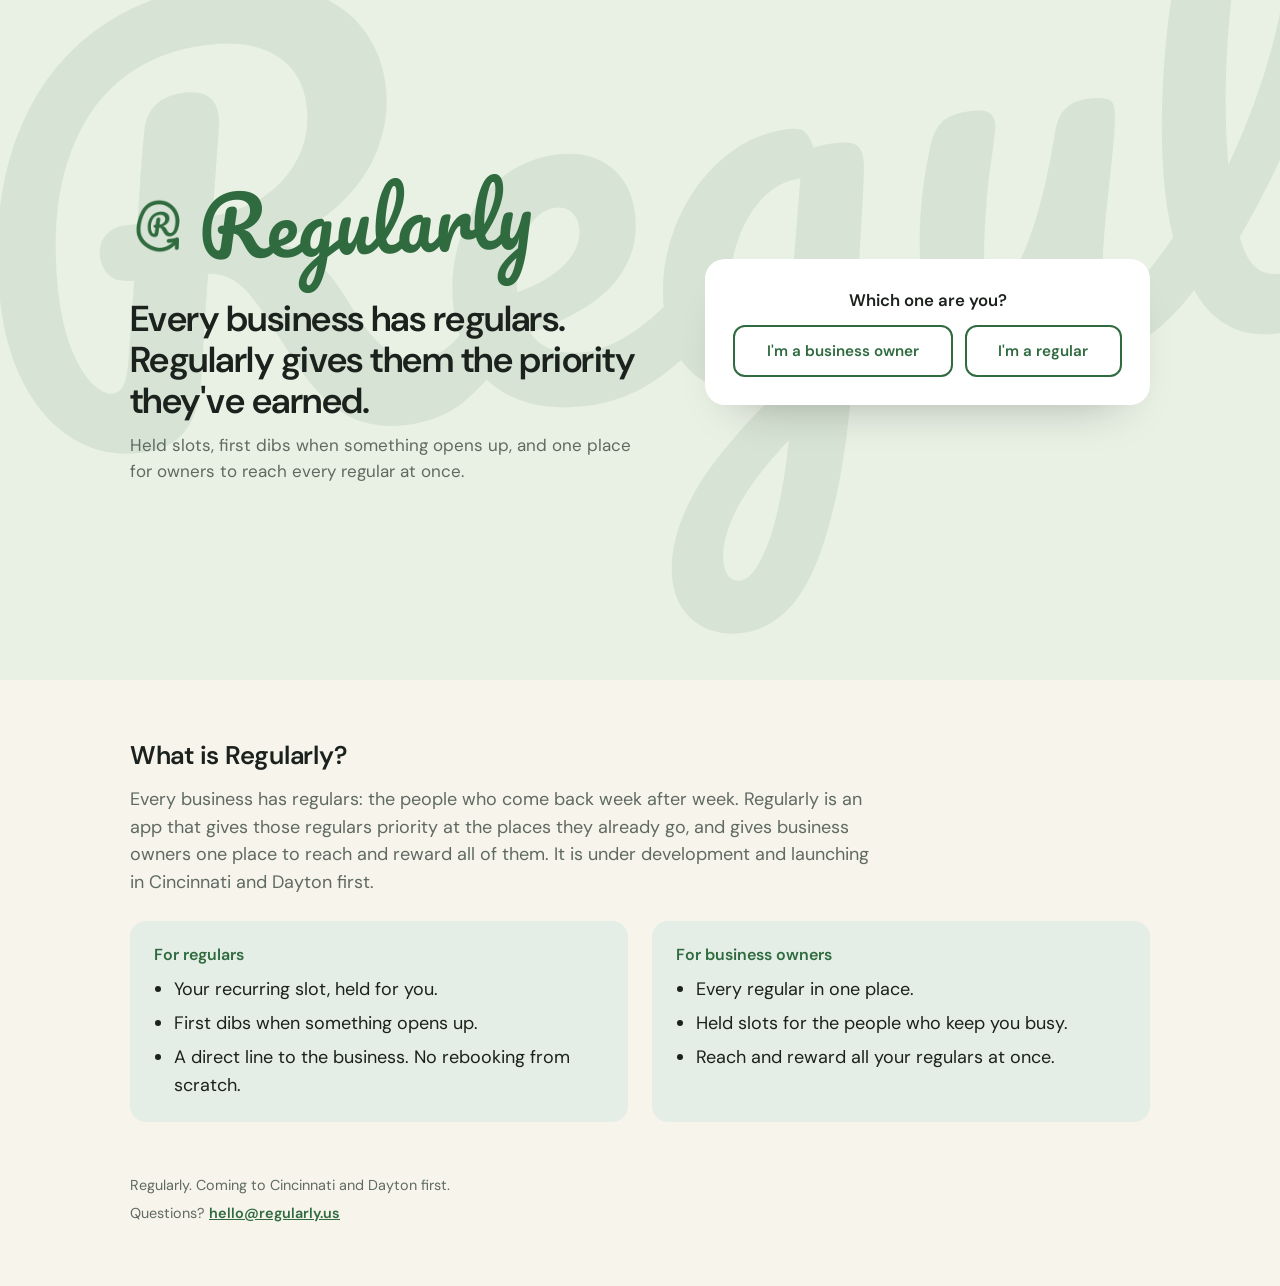
<file: index.html>
<!DOCTYPE html>
<html lang="en">
<head>
  <meta charset="utf-8">
  <meta name="viewport" content="width=device-width, initial-scale=1, viewport-fit=cover">
  <meta name="color-scheme" content="light">
  <meta name="theme-color" content="#2f6b3f">
  <meta name="format-detection" content="telephone=no">
  <meta name="author" content="Regularly">
  <meta name="geo.region" content="US-OH">
  <meta name="geo.placename" content="Cincinnati, Dayton">
  <link rel="sitemap" type="application/xml" href="/sitemap.xml">
  <link rel="icon" href="/favicon-32.png" type="image/png" sizes="32x32">
  <link rel="icon" href="/logo-mark.png" type="image/png" sizes="512x512">
  <link rel="apple-touch-icon" href="/apple-touch-icon.png">
  <link rel="preconnect" href="https://fonts.googleapis.com">
  <link rel="preconnect" href="https://fonts.gstatic.com" crossorigin>
  <link rel="stylesheet" href="https://fonts.googleapis.com/css2?family=DM+Sans:opsz,wght@9..40,400;9..40,600&family=Pacifico&display=swap">
  <link rel="stylesheet" href="/styles.css">
  <title>Regularly. Priority for regulars.</title>
  <meta name="description" content="Every business has regulars. Regularly gives them priority at the places they already go, and gives owners one place to reach them all. Coming to Cincinnati and Dayton first.">
  <meta name="robots" content="index, follow, max-image-preview:large, max-snippet:-1">
  <link rel="canonical" href="https://regularly.us/">
  <meta property="og:type" content="website">
  <meta property="og:site_name" content="Regularly">
  <meta property="og:locale" content="en_US">
  <meta property="og:url" content="https://regularly.us/">
  <meta property="og:title" content="Regularly. Priority for regulars.">
  <meta property="og:description" content="Every business has regulars. Regularly gives them priority at the places they already go, and gives owners one place to reach them all. Coming to Cincinnati and Dayton first.">
  <meta property="og:image" content="https://regularly.us/og-image.png">
  <meta property="og:image:secure_url" content="https://regularly.us/og-image.png">
  <meta property="og:image:type" content="image/png">
  <meta property="og:image:width" content="1200">
  <meta property="og:image:height" content="630">
  <meta property="og:image:alt" content="Regularly wordmark on a forest green background. Priority for regulars.">
  <meta name="twitter:card" content="summary_large_image">
  <meta name="twitter:title" content="Regularly. Priority for regulars.">
  <meta name="twitter:description" content="Every business has regulars. Regularly gives them priority at the places they already go, and gives owners one place to reach them all. Coming to Cincinnati and Dayton first.">
  <meta name="twitter:image" content="https://regularly.us/og-image.png">
  <meta name="twitter:image:alt" content="Regularly wordmark on a forest green background. Priority for regulars.">
  <script type="application/ld+json">
{
  "@context": "https://schema.org",
  "@graph": [
    {
      "@type": "Organization",
      "@id": "https://regularly.us/#organization",
      "name": "Regularly",
      "url": "https://regularly.us/",
      "email": "hello@regularly.us",
      "logo": {
        "@type": "ImageObject",
        "url": "https://regularly.us/logo-mark.png",
        "width": 512,
        "height": 512
      },
      "image": "https://regularly.us/og-image.png",
      "description": "Regularly gives regulars priority at the places they already go: held recurring slots, first access when a spot opens, and a direct line to the business. It gives business owners one place to reach and reward every regular.",
      "areaServed": [
        {
          "@type": "City",
          "name": "Cincinnati",
          "containedInPlace": {
            "@type": "State",
            "name": "Ohio",
            "containedInPlace": {
              "@type": "Country",
              "name": "United States"
            }
          }
        },
        {
          "@type": "City",
          "name": "Dayton",
          "containedInPlace": {
            "@type": "State",
            "name": "Ohio",
            "containedInPlace": {
              "@type": "Country",
              "name": "United States"
            }
          }
        }
      ],
      "contactPoint": {
        "@type": "ContactPoint",
        "contactType": "customer support",
        "email": "hello@regularly.us",
        "availableLanguage": "English"
      }
    },
    {
      "@type": "WebSite",
      "@id": "https://regularly.us/#website",
      "url": "https://regularly.us/",
      "name": "Regularly",
      "publisher": {
        "@id": "https://regularly.us/#organization"
      },
      "inLanguage": "en-US"
    },
    {
      "@type": "WebPage",
      "@id": "https://regularly.us/",
      "url": "https://regularly.us/",
      "name": "Regularly. Priority for regulars.",
      "description": "Every business has regulars. Regularly gives them priority at the places they already go, and gives owners one place to reach them all. Coming to Cincinnati and Dayton first.",
      "isPartOf": {
        "@id": "https://regularly.us/#website"
      },
      "about": {
        "@id": "https://regularly.us/#organization"
      },
      "primaryImageOfPage": {
        "@type": "ImageObject",
        "url": "https://regularly.us/og-image.png",
        "width": 1200,
        "height": 630
      },
      "inLanguage": "en-US",
      "audience": {
        "@type": "Audience",
        "audienceType": "Regulars and business owners"
      }
    }
  ]
}
  </script>
  <!-- Meta Pixel -->
  <script>
    var PIXEL_ID = "4596466333969338";
    if (PIXEL_ID && PIXEL_ID !== "PIXEL_ID_HERE") {
      !function(f,b,e,v,n,t,s){if(f.fbq)return;n=f.fbq=function(){n.callMethod?
      n.callMethod.apply(n,arguments):n.queue.push(arguments)};if(!f._fbq)f._fbq=n;
      n.push=n;n.loaded=!0;n.version='2.0';n.queue=[];t=b.createElement(e);t.async=!0;
      t.src=v;s=b.getElementsByTagName(e)[0];s.parentNode.insertBefore(t,s)}(window,
      document,'script','https://connect.facebook.net/en_US/fbevents.js');
      fbq('init', PIXEL_ID);
      fbq('track', 'PageView', { page: 'root', audience: 'unspecified' });
    }
  </script>
  <noscript><img height="1" width="1" style="display:none" alt="" src="https://www.facebook.com/tr?id=4596466333969338&amp;ev=PageView&amp;noscript=1"></noscript>
</head>
<body data-audience="unspecified">
<a class="skip-link" href="#waitlist">Skip to the sign-up form</a>
<main id="main">
<section class="hero" aria-labelledby="headline">
  <div class="watermark" aria-hidden="true">Regularly</div>
  <div class="hero-inner">
    <div class="intro" aria-live="polite" aria-atomic="true">
      <a class="brand" href="/regulars/" aria-label="Regularly home">
        <img src="/logo-mark.png" alt="" width="512" height="512" decoding="async">
        <span class="wordmark" aria-hidden="true">Regularly</span>
      </a>
      <h1 id="headline" data-copy="h1">Every business has regulars. Regularly gives them the priority they've earned.</h1>
      <p class="sub" data-copy="sub">Held slots, first dibs when something opens up, and one place for owners to reach every regular at once.</p>
    </div>

    <div class="card card-unchosen">
      <div class="reveal open" id="pick-wrap"><div>
        <p class="pick" id="pick-prompt">Which one are you?</p>
      </div></div>
      <div class="toggle" data-toggle data-selected="" role="group" aria-label="Which describes you">
        <span class="toggle-thumb" aria-hidden="true"></span>
        <button type="button" data-audience="owner" aria-pressed="false">I'm a business owner</button>
        <button type="button" data-audience="regular" aria-pressed="false">I'm a regular</button>
      </div>
      <div class="reveal" id="form-wrap"><div>

      <form id="waitlist" name="regularly-waitlist" method="POST" action="/thanks/" data-netlify="true" netlify-honeypot="bot-field" aria-label="Join the Regularly waitlist" aria-describedby="form-note" novalidate="">
        <input type="hidden" name="form-name" value="regularly-waitlist">
        <input type="hidden" name="audience" value="unspecified">
        <input type="hidden" name="source" value="direct">
        <p class="hidden" aria-hidden="true"><label>Leave this empty if you are human: <input name="bot-field" tabindex="-1" autocomplete="off"></label></p>

        <label class="field" for="email">
          <span class="sr-only">Email address</span>
          <input id="email" type="email" name="email" required autocomplete="email" inputmode="email" enterkeyhint="send" spellcheck="false" autocapitalize="off" placeholder="you@email.com" aria-required="true" aria-invalid="false" aria-describedby="email-error">
          <span class="error" id="email-error" role="alert"></span>
        </label>

        <label class="field" for="business">
          <span data-copy="businessLabel">Where are you a regular, or what business do you run?</span>
          <input id="business" type="text" name="business" autocomplete="off" enterkeyhint="send" placeholder="My barber, the coffee shop on... or barbershop, salon, gym">
        </label>

        <button class="btn" type="submit" data-copy="button">Get on the list</button>
      </form>
      <p class="note" id="form-note" data-copy="note">Under development. Enter your email to be notified at launch and get in early.</p>
      </div></div>
    </div>
  </div>
</section>
<section class="about" aria-labelledby="about-heading">
  <div class="about-inner">
    <h2 id="about-heading">What is Regularly?</h2>
    <p class="about-lead">Every business has regulars: the people who come back week after week. Regularly is an app that gives those regulars priority at the places they already go, and gives business owners one place to reach and reward all of them. It is under development and launching in Cincinnati and Dayton first.</p>
    <div class="about-cols">
      <div class="about-col">
        <h3>For regulars</h3>
        <ul>
          <li>Your recurring slot, held for you.</li>
          <li>First dibs when something opens up.</li>
          <li>A direct line to the business. No rebooking from scratch.</li>
        </ul>
      </div>
      <div class="about-col">
        <h3>For business owners</h3>
        <ul>
          <li>Every regular in one place.</li>
          <li>Held slots for the people who keep you busy.</li>
          <li>Reach and reward all your regulars at once.</li>
        </ul>
      </div>
    </div>
  </div>
</section>
</main>

<footer id="footer">
  <p>Regularly. Coming to Cincinnati and Dayton first.</p>
  <p>Questions? <a data-mailto="text" href="mailto:hello@regularly.us">hello@regularly.us</a></p>
</footer>
<script src="/script.js" defer></script>
</body>
</html>
</file>
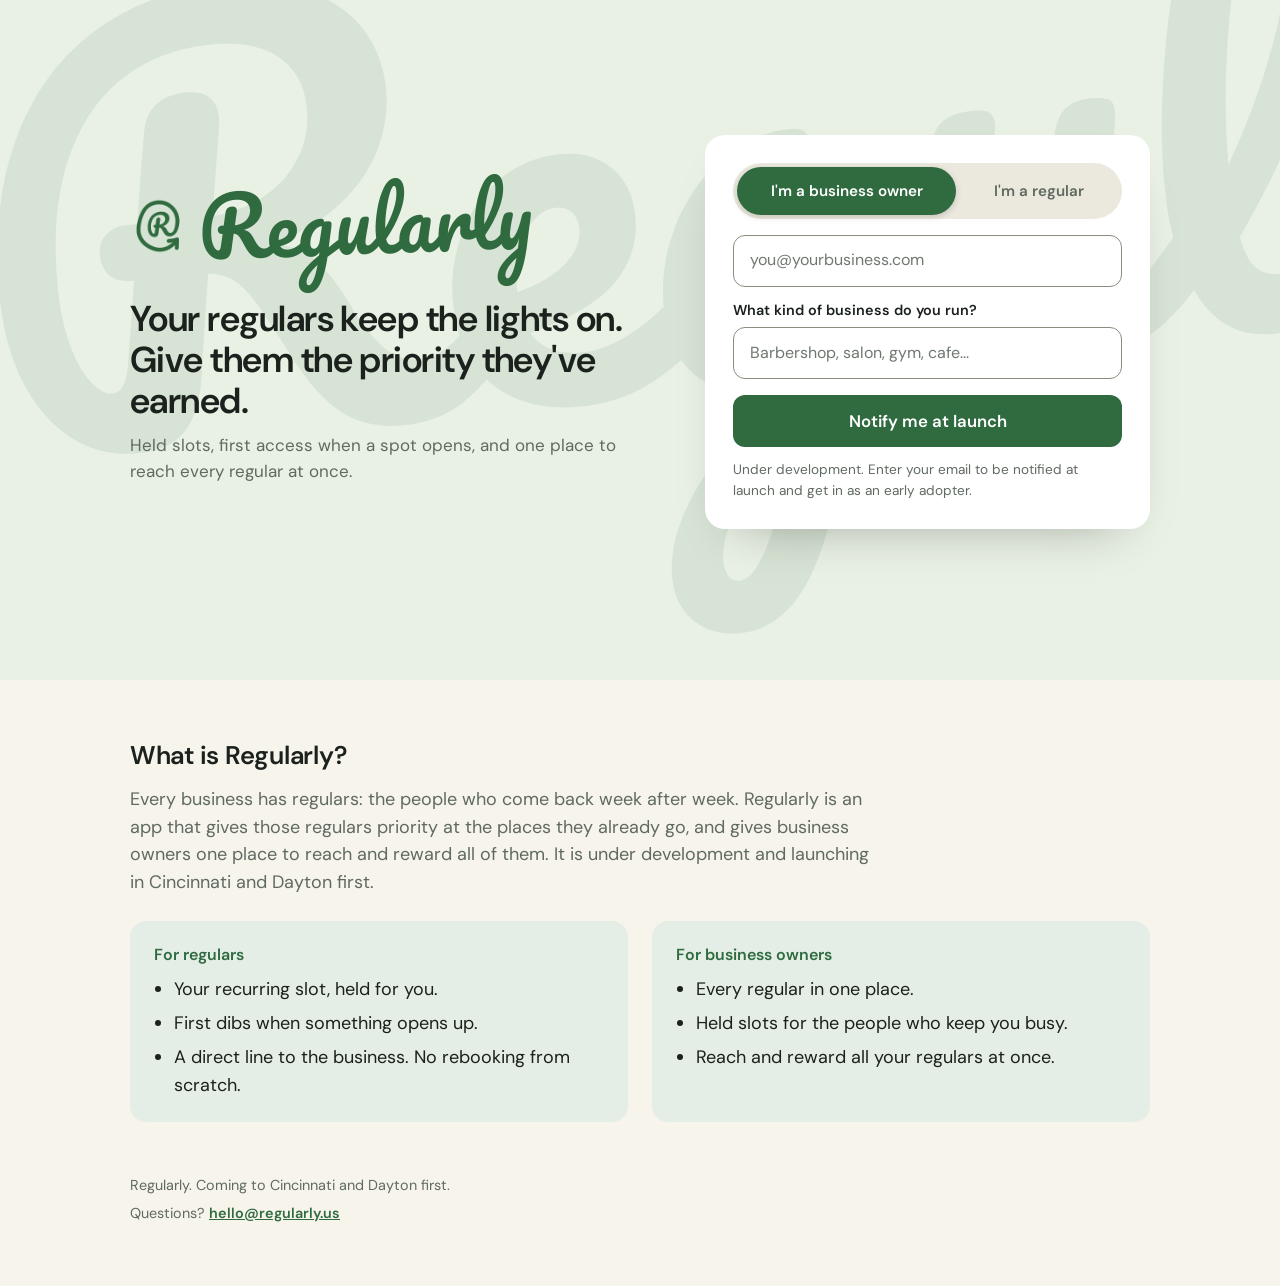
<file: owners/index.html>
<!DOCTYPE html>
<html lang="en">
<head>
  <meta charset="utf-8">
  <meta name="viewport" content="width=device-width, initial-scale=1, viewport-fit=cover">
  <meta name="color-scheme" content="light">
  <meta name="theme-color" content="#2f6b3f">
  <meta name="format-detection" content="telephone=no">
  <meta name="author" content="Regularly">
  <meta name="geo.region" content="US-OH">
  <meta name="geo.placename" content="Cincinnati, Dayton">
  <link rel="sitemap" type="application/xml" href="/sitemap.xml">
  <link rel="icon" href="/favicon-32.png" type="image/png" sizes="32x32">
  <link rel="icon" href="/logo-mark.png" type="image/png" sizes="512x512">
  <link rel="apple-touch-icon" href="/apple-touch-icon.png">
  <link rel="preconnect" href="https://fonts.googleapis.com">
  <link rel="preconnect" href="https://fonts.gstatic.com" crossorigin>
  <link rel="stylesheet" href="https://fonts.googleapis.com/css2?family=DM+Sans:opsz,wght@9..40,400;9..40,600&family=Pacifico&display=swap">
  <link rel="stylesheet" href="/styles.css">
  <title>Regularly for business owners</title>
  <meta name="description" content="Held slots, first access when a spot opens, and one place to reach every regular at once. Coming to Cincinnati and Dayton first.">
  <meta name="robots" content="index, follow, max-image-preview:large, max-snippet:-1">
  <link rel="canonical" href="https://regularly.us/owners/">
  <meta property="og:type" content="website">
  <meta property="og:site_name" content="Regularly">
  <meta property="og:locale" content="en_US">
  <meta property="og:url" content="https://regularly.us/owners/">
  <meta property="og:title" content="Regularly for business owners">
  <meta property="og:description" content="Held slots, first access when a spot opens, and one place to reach every regular at once. Coming to Cincinnati and Dayton first.">
  <meta property="og:image" content="https://regularly.us/og-image.png">
  <meta property="og:image:secure_url" content="https://regularly.us/og-image.png">
  <meta property="og:image:type" content="image/png">
  <meta property="og:image:width" content="1200">
  <meta property="og:image:height" content="630">
  <meta property="og:image:alt" content="Regularly wordmark on a forest green background. Priority for regulars.">
  <meta name="twitter:card" content="summary_large_image">
  <meta name="twitter:title" content="Regularly for business owners">
  <meta name="twitter:description" content="Held slots, first access when a spot opens, and one place to reach every regular at once. Coming to Cincinnati and Dayton first.">
  <meta name="twitter:image" content="https://regularly.us/og-image.png">
  <meta name="twitter:image:alt" content="Regularly wordmark on a forest green background. Priority for regulars.">
  <script type="application/ld+json">
{
  "@context": "https://schema.org",
  "@graph": [
    {
      "@type": "Organization",
      "@id": "https://regularly.us/#organization",
      "name": "Regularly",
      "url": "https://regularly.us/",
      "email": "hello@regularly.us",
      "logo": {
        "@type": "ImageObject",
        "url": "https://regularly.us/logo-mark.png",
        "width": 512,
        "height": 512
      },
      "image": "https://regularly.us/og-image.png",
      "description": "Regularly gives regulars priority at the places they already go: held recurring slots, first access when a spot opens, and a direct line to the business. It gives business owners one place to reach and reward every regular.",
      "areaServed": [
        {
          "@type": "City",
          "name": "Cincinnati",
          "containedInPlace": {
            "@type": "State",
            "name": "Ohio",
            "containedInPlace": {
              "@type": "Country",
              "name": "United States"
            }
          }
        },
        {
          "@type": "City",
          "name": "Dayton",
          "containedInPlace": {
            "@type": "State",
            "name": "Ohio",
            "containedInPlace": {
              "@type": "Country",
              "name": "United States"
            }
          }
        }
      ],
      "contactPoint": {
        "@type": "ContactPoint",
        "contactType": "customer support",
        "email": "hello@regularly.us",
        "availableLanguage": "English"
      }
    },
    {
      "@type": "WebSite",
      "@id": "https://regularly.us/#website",
      "url": "https://regularly.us/",
      "name": "Regularly",
      "publisher": {
        "@id": "https://regularly.us/#organization"
      },
      "inLanguage": "en-US"
    },
    {
      "@type": "WebPage",
      "@id": "https://regularly.us/owners/",
      "url": "https://regularly.us/owners/",
      "name": "Regularly for business owners",
      "description": "Held slots, first access when a spot opens, and one place to reach every regular at once. Coming to Cincinnati and Dayton first.",
      "isPartOf": {
        "@id": "https://regularly.us/#website"
      },
      "about": {
        "@id": "https://regularly.us/#organization"
      },
      "primaryImageOfPage": {
        "@type": "ImageObject",
        "url": "https://regularly.us/og-image.png",
        "width": 1200,
        "height": 630
      },
      "inLanguage": "en-US",
      "audience": {
        "@type": "Audience",
        "audienceType": "Business owners"
      }
    }
  ]
}
  </script>
  <!-- Meta Pixel -->
  <script>
    var PIXEL_ID = "4596466333969338";
    if (PIXEL_ID && PIXEL_ID !== "PIXEL_ID_HERE") {
      !function(f,b,e,v,n,t,s){if(f.fbq)return;n=f.fbq=function(){n.callMethod?
      n.callMethod.apply(n,arguments):n.queue.push(arguments)};if(!f._fbq)f._fbq=n;
      n.push=n;n.loaded=!0;n.version='2.0';n.queue=[];t=b.createElement(e);t.async=!0;
      t.src=v;s=b.getElementsByTagName(e)[0];s.parentNode.insertBefore(t,s)}(window,
      document,'script','https://connect.facebook.net/en_US/fbevents.js');
      fbq('init', PIXEL_ID);
      fbq('track', 'PageView', { page: 'owners', audience: 'owner' });
    }
  </script>
  <noscript><img height="1" width="1" style="display:none" alt="" src="https://www.facebook.com/tr?id=4596466333969338&amp;ev=PageView&amp;noscript=1"></noscript>
</head>
<body data-audience="owner">
<a class="skip-link" href="#waitlist">Skip to the sign-up form</a>
<main id="main">
<section class="hero" aria-labelledby="headline">
  <div class="watermark" aria-hidden="true">Regularly</div>
  <div class="hero-inner">
    <div class="intro" aria-live="polite" aria-atomic="true">
      <a class="brand" href="/regulars/" aria-label="Regularly home">
        <img src="/logo-mark.png" alt="" width="512" height="512" decoding="async">
        <span class="wordmark" aria-hidden="true">Regularly</span>
      </a>
      <h1 id="headline" data-copy="h1">Your regulars keep the lights on. Give them the priority they've earned.</h1>
      <p class="sub" data-copy="sub">Held slots, first access when a spot opens, and one place to reach every regular at once.</p>
    </div>

    <div class="card">
      <div class="toggle" data-toggle data-selected="owner" role="group" aria-label="Which describes you">
        <span class="toggle-thumb" aria-hidden="true"></span>
        <button type="button" data-audience="owner" aria-pressed="true">I'm a business owner</button>
        <button type="button" data-audience="regular" aria-pressed="false">I'm a regular</button>
      </div>

      <form id="waitlist" name="regularly-waitlist" method="POST" action="/thanks/owners/" data-netlify="true" netlify-honeypot="bot-field" aria-label="Join the Regularly waitlist" aria-describedby="form-note" novalidate="">
        <input type="hidden" name="form-name" value="regularly-waitlist">
        <input type="hidden" name="audience" value="owner">
        <input type="hidden" name="source" value="direct">
        <p class="hidden" aria-hidden="true"><label>Leave this empty if you are human: <input name="bot-field" tabindex="-1" autocomplete="off"></label></p>

        <label class="field" for="email">
          <span class="sr-only">Email address</span>
          <input id="email" type="email" name="email" required autocomplete="email" inputmode="email" enterkeyhint="send" spellcheck="false" autocapitalize="off" placeholder="you@yourbusiness.com" aria-required="true" aria-invalid="false" aria-describedby="email-error">
          <span class="error" id="email-error" role="alert"></span>
        </label>

        <label class="field" for="business">
          <span data-copy="businessLabel">What kind of business do you run?</span>
          <input id="business" type="text" name="business" autocomplete="off" enterkeyhint="send" placeholder="Barbershop, salon, gym, cafe...">
        </label>

        <button class="btn" type="submit" data-copy="button">Notify me at launch</button>
      </form>
      <p class="note" id="form-note" data-copy="note">Under development. Enter your email to be notified at launch and get in as an early adopter.</p>
    </div>
  </div>
</section>
<section class="about" aria-labelledby="about-heading">
  <div class="about-inner">
    <h2 id="about-heading">What is Regularly?</h2>
    <p class="about-lead">Every business has regulars: the people who come back week after week. Regularly is an app that gives those regulars priority at the places they already go, and gives business owners one place to reach and reward all of them. It is under development and launching in Cincinnati and Dayton first.</p>
    <div class="about-cols">
      <div class="about-col">
        <h3>For regulars</h3>
        <ul>
          <li>Your recurring slot, held for you.</li>
          <li>First dibs when something opens up.</li>
          <li>A direct line to the business. No rebooking from scratch.</li>
        </ul>
      </div>
      <div class="about-col">
        <h3>For business owners</h3>
        <ul>
          <li>Every regular in one place.</li>
          <li>Held slots for the people who keep you busy.</li>
          <li>Reach and reward all your regulars at once.</li>
        </ul>
      </div>
    </div>
  </div>
</section>
</main>

<footer id="footer">
  <p>Regularly. Coming to Cincinnati and Dayton first.</p>
  <p>Questions? <a data-mailto="text" href="mailto:hello@regularly.us">hello@regularly.us</a></p>
</footer>
<script src="/script.js" defer></script>
</body>
</html>
</file>
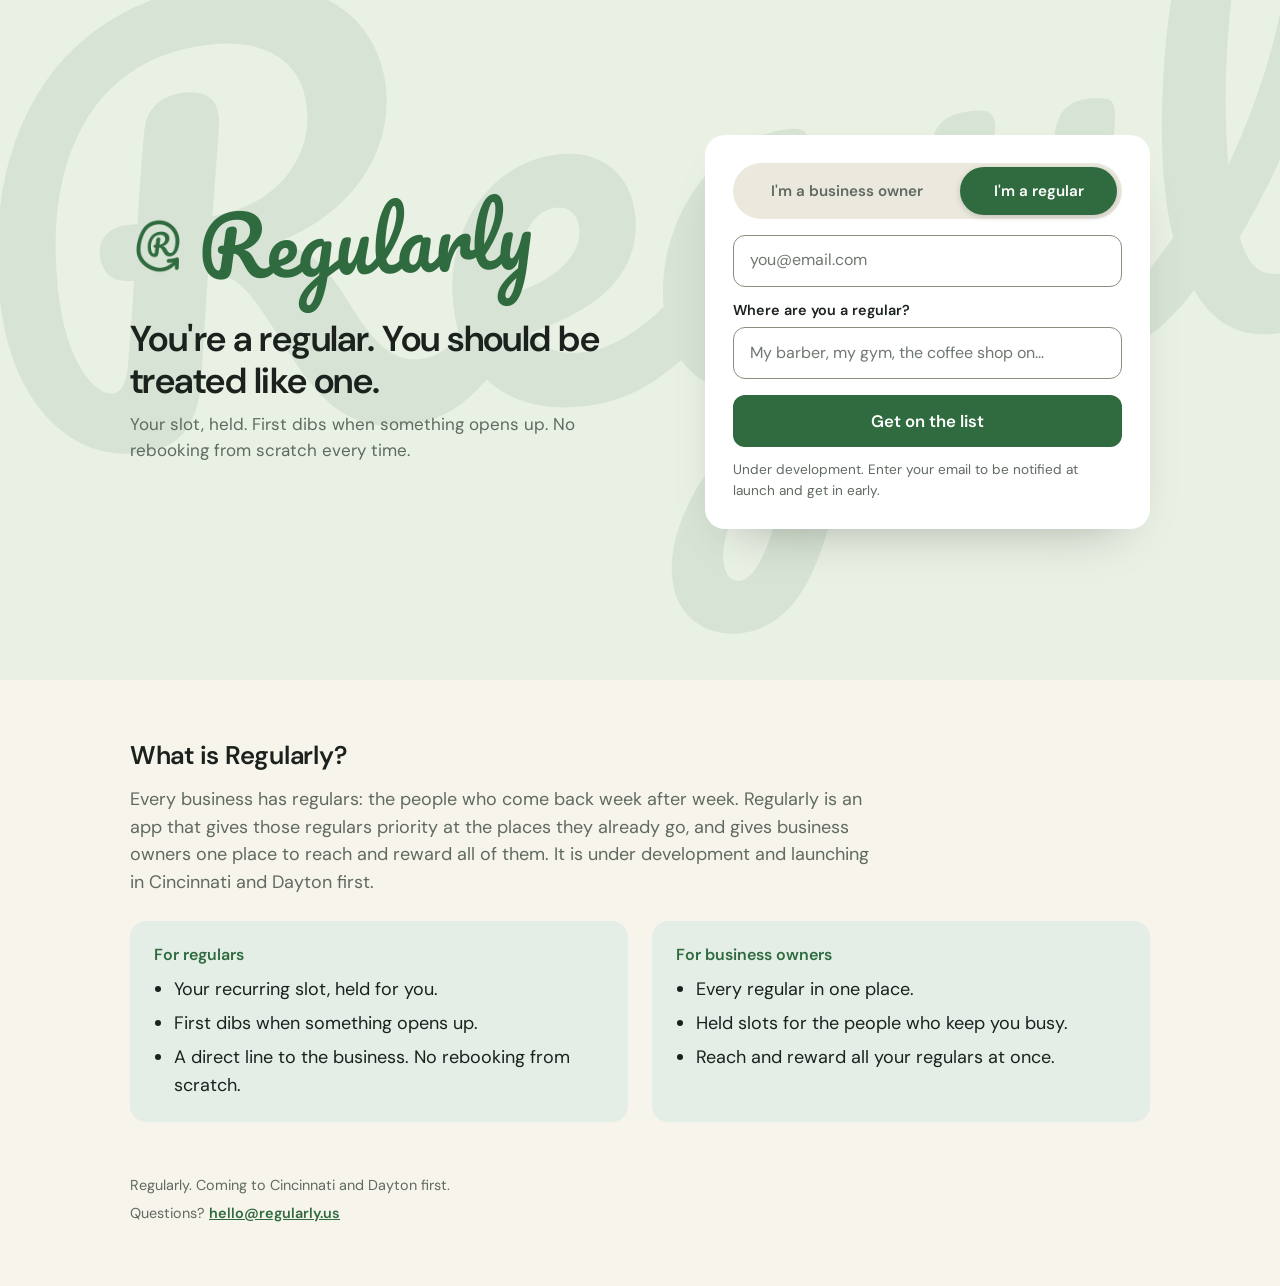
<file: regulars/index.html>
<!DOCTYPE html>
<html lang="en">
<head>
  <meta charset="utf-8">
  <meta name="viewport" content="width=device-width, initial-scale=1, viewport-fit=cover">
  <meta name="color-scheme" content="light">
  <meta name="theme-color" content="#2f6b3f">
  <meta name="format-detection" content="telephone=no">
  <meta name="author" content="Regularly">
  <meta name="geo.region" content="US-OH">
  <meta name="geo.placename" content="Cincinnati, Dayton">
  <link rel="sitemap" type="application/xml" href="/sitemap.xml">
  <link rel="icon" href="/favicon-32.png" type="image/png" sizes="32x32">
  <link rel="icon" href="/logo-mark.png" type="image/png" sizes="512x512">
  <link rel="apple-touch-icon" href="/apple-touch-icon.png">
  <link rel="preconnect" href="https://fonts.googleapis.com">
  <link rel="preconnect" href="https://fonts.gstatic.com" crossorigin>
  <link rel="stylesheet" href="https://fonts.googleapis.com/css2?family=DM+Sans:opsz,wght@9..40,400;9..40,600&family=Pacifico&display=swap">
  <link rel="stylesheet" href="/styles.css">
  <title>Regularly. Priority for regulars.</title>
  <meta name="description" content="Your slot, held. First dibs when something opens up. No rebooking from scratch every time. Coming to Cincinnati and Dayton first.">
  <meta name="robots" content="index, follow, max-image-preview:large, max-snippet:-1">
  <link rel="canonical" href="https://regularly.us/regulars/">
  <meta property="og:type" content="website">
  <meta property="og:site_name" content="Regularly">
  <meta property="og:locale" content="en_US">
  <meta property="og:url" content="https://regularly.us/regulars/">
  <meta property="og:title" content="Regularly. Priority for regulars.">
  <meta property="og:description" content="Your slot, held. First dibs when something opens up. No rebooking from scratch every time. Coming to Cincinnati and Dayton first.">
  <meta property="og:image" content="https://regularly.us/og-image.png">
  <meta property="og:image:secure_url" content="https://regularly.us/og-image.png">
  <meta property="og:image:type" content="image/png">
  <meta property="og:image:width" content="1200">
  <meta property="og:image:height" content="630">
  <meta property="og:image:alt" content="Regularly wordmark on a forest green background. Priority for regulars.">
  <meta name="twitter:card" content="summary_large_image">
  <meta name="twitter:title" content="Regularly. Priority for regulars.">
  <meta name="twitter:description" content="Your slot, held. First dibs when something opens up. No rebooking from scratch every time. Coming to Cincinnati and Dayton first.">
  <meta name="twitter:image" content="https://regularly.us/og-image.png">
  <meta name="twitter:image:alt" content="Regularly wordmark on a forest green background. Priority for regulars.">
  <script type="application/ld+json">
{
  "@context": "https://schema.org",
  "@graph": [
    {
      "@type": "Organization",
      "@id": "https://regularly.us/#organization",
      "name": "Regularly",
      "url": "https://regularly.us/",
      "email": "hello@regularly.us",
      "logo": {
        "@type": "ImageObject",
        "url": "https://regularly.us/logo-mark.png",
        "width": 512,
        "height": 512
      },
      "image": "https://regularly.us/og-image.png",
      "description": "Regularly gives regulars priority at the places they already go: held recurring slots, first access when a spot opens, and a direct line to the business. It gives business owners one place to reach and reward every regular.",
      "areaServed": [
        {
          "@type": "City",
          "name": "Cincinnati",
          "containedInPlace": {
            "@type": "State",
            "name": "Ohio",
            "containedInPlace": {
              "@type": "Country",
              "name": "United States"
            }
          }
        },
        {
          "@type": "City",
          "name": "Dayton",
          "containedInPlace": {
            "@type": "State",
            "name": "Ohio",
            "containedInPlace": {
              "@type": "Country",
              "name": "United States"
            }
          }
        }
      ],
      "contactPoint": {
        "@type": "ContactPoint",
        "contactType": "customer support",
        "email": "hello@regularly.us",
        "availableLanguage": "English"
      }
    },
    {
      "@type": "WebSite",
      "@id": "https://regularly.us/#website",
      "url": "https://regularly.us/",
      "name": "Regularly",
      "publisher": {
        "@id": "https://regularly.us/#organization"
      },
      "inLanguage": "en-US"
    },
    {
      "@type": "WebPage",
      "@id": "https://regularly.us/regulars/",
      "url": "https://regularly.us/regulars/",
      "name": "Regularly. Priority for regulars.",
      "description": "Your slot, held. First dibs when something opens up. No rebooking from scratch every time. Coming to Cincinnati and Dayton first.",
      "isPartOf": {
        "@id": "https://regularly.us/#website"
      },
      "about": {
        "@id": "https://regularly.us/#organization"
      },
      "primaryImageOfPage": {
        "@type": "ImageObject",
        "url": "https://regularly.us/og-image.png",
        "width": 1200,
        "height": 630
      },
      "inLanguage": "en-US",
      "audience": {
        "@type": "Audience",
        "audienceType": "Regular customers"
      }
    }
  ]
}
  </script>
  <!-- Meta Pixel -->
  <script>
    var PIXEL_ID = "4596466333969338";
    if (PIXEL_ID && PIXEL_ID !== "PIXEL_ID_HERE") {
      !function(f,b,e,v,n,t,s){if(f.fbq)return;n=f.fbq=function(){n.callMethod?
      n.callMethod.apply(n,arguments):n.queue.push(arguments)};if(!f._fbq)f._fbq=n;
      n.push=n;n.loaded=!0;n.version='2.0';n.queue=[];t=b.createElement(e);t.async=!0;
      t.src=v;s=b.getElementsByTagName(e)[0];s.parentNode.insertBefore(t,s)}(window,
      document,'script','https://connect.facebook.net/en_US/fbevents.js');
      fbq('init', PIXEL_ID);
      fbq('track', 'PageView', { page: 'regulars', audience: 'regular' });
    }
  </script>
  <noscript><img height="1" width="1" style="display:none" alt="" src="https://www.facebook.com/tr?id=4596466333969338&amp;ev=PageView&amp;noscript=1"></noscript>
</head>
<body data-audience="regular">
<a class="skip-link" href="#waitlist">Skip to the sign-up form</a>
<main id="main">
<section class="hero" aria-labelledby="headline">
  <div class="watermark" aria-hidden="true">Regularly</div>
  <div class="hero-inner">
    <div class="intro" aria-live="polite" aria-atomic="true">
      <a class="brand" href="/regulars/" aria-label="Regularly home">
        <img src="/logo-mark.png" alt="" width="512" height="512" decoding="async">
        <span class="wordmark" aria-hidden="true">Regularly</span>
      </a>
      <h1 id="headline" data-copy="h1">You're a regular. You should be treated like one.</h1>
      <p class="sub" data-copy="sub">Your slot, held. First dibs when something opens up. No rebooking from scratch every time.</p>
    </div>

    <div class="card">
      <div class="toggle" data-toggle data-selected="regular" role="group" aria-label="Which describes you">
        <span class="toggle-thumb" aria-hidden="true"></span>
        <button type="button" data-audience="owner" aria-pressed="false">I'm a business owner</button>
        <button type="button" data-audience="regular" aria-pressed="true">I'm a regular</button>
      </div>

      <form id="waitlist" name="regularly-waitlist" method="POST" action="/thanks/regulars/" data-netlify="true" netlify-honeypot="bot-field" aria-label="Join the Regularly waitlist" aria-describedby="form-note" novalidate="">
        <input type="hidden" name="form-name" value="regularly-waitlist">
        <input type="hidden" name="audience" value="regular">
        <input type="hidden" name="source" value="direct">
        <p class="hidden" aria-hidden="true"><label>Leave this empty if you are human: <input name="bot-field" tabindex="-1" autocomplete="off"></label></p>

        <label class="field" for="email">
          <span class="sr-only">Email address</span>
          <input id="email" type="email" name="email" required autocomplete="email" inputmode="email" enterkeyhint="send" spellcheck="false" autocapitalize="off" placeholder="you@email.com" aria-required="true" aria-invalid="false" aria-describedby="email-error">
          <span class="error" id="email-error" role="alert"></span>
        </label>

        <label class="field" for="business">
          <span data-copy="businessLabel">Where are you a regular?</span>
          <input id="business" type="text" name="business" autocomplete="off" enterkeyhint="send" placeholder="My barber, my gym, the coffee shop on...">
        </label>

        <button class="btn" type="submit" data-copy="button">Get on the list</button>
      </form>
      <p class="note" id="form-note" data-copy="note">Under development. Enter your email to be notified at launch and get in early.</p>
    </div>
  </div>
</section>
<section class="about" aria-labelledby="about-heading">
  <div class="about-inner">
    <h2 id="about-heading">What is Regularly?</h2>
    <p class="about-lead">Every business has regulars: the people who come back week after week. Regularly is an app that gives those regulars priority at the places they already go, and gives business owners one place to reach and reward all of them. It is under development and launching in Cincinnati and Dayton first.</p>
    <div class="about-cols">
      <div class="about-col">
        <h3>For regulars</h3>
        <ul>
          <li>Your recurring slot, held for you.</li>
          <li>First dibs when something opens up.</li>
          <li>A direct line to the business. No rebooking from scratch.</li>
        </ul>
      </div>
      <div class="about-col">
        <h3>For business owners</h3>
        <ul>
          <li>Every regular in one place.</li>
          <li>Held slots for the people who keep you busy.</li>
          <li>Reach and reward all your regulars at once.</li>
        </ul>
      </div>
    </div>
  </div>
</section>
</main>

<footer id="footer">
  <p>Regularly. Coming to Cincinnati and Dayton first.</p>
  <p>Questions? <a data-mailto="text" href="mailto:hello@regularly.us">hello@regularly.us</a></p>
</footer>
<script src="/script.js" defer></script>
</body>
</html>
</file>
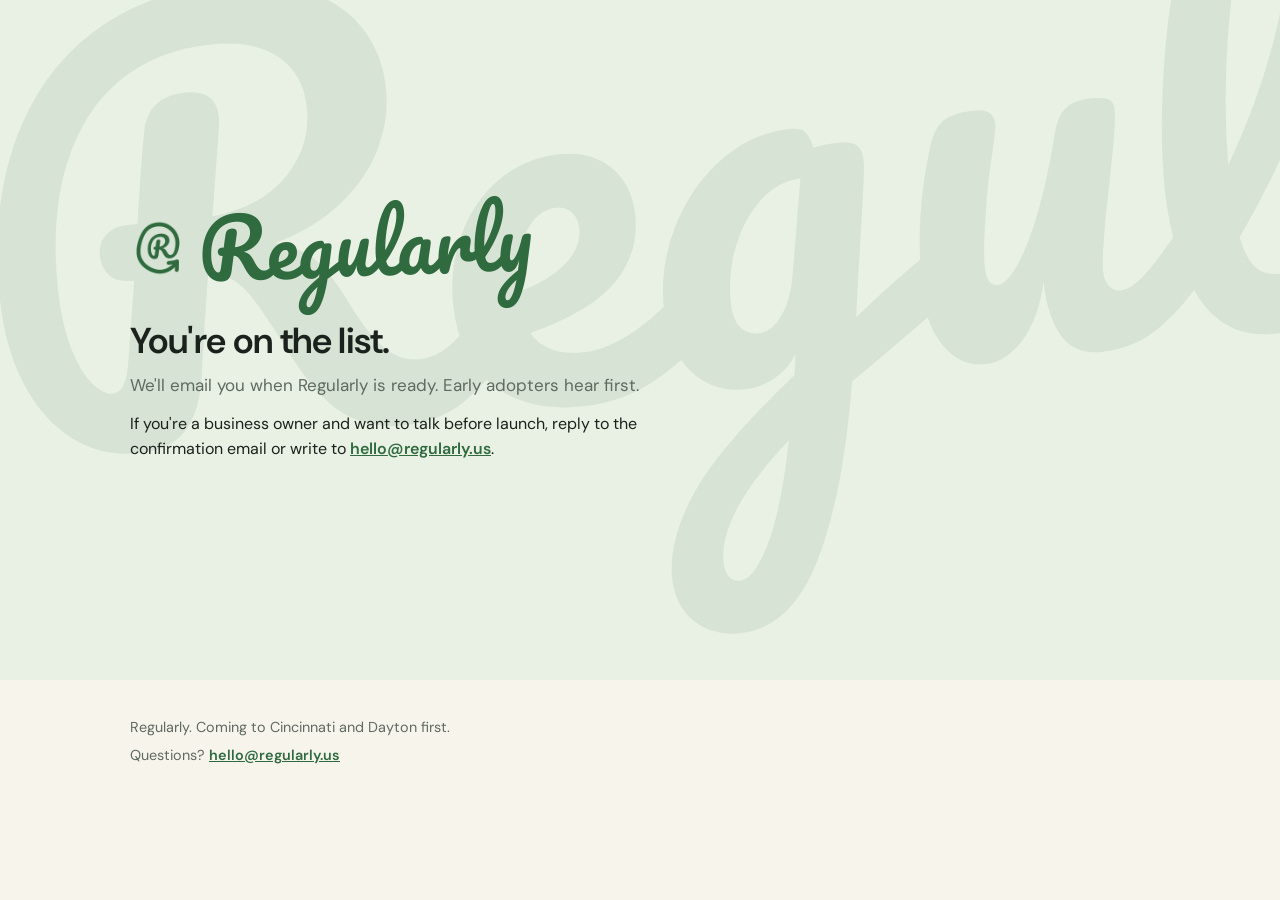
<file: thanks/index.html>
<!DOCTYPE html>
<html lang="en">
<head>
  <meta charset="utf-8">
  <meta name="viewport" content="width=device-width, initial-scale=1, viewport-fit=cover">
  <meta name="color-scheme" content="light">
  <meta name="theme-color" content="#2f6b3f">
  <meta name="format-detection" content="telephone=no">
  <meta name="author" content="Regularly">
  <meta name="geo.region" content="US-OH">
  <meta name="geo.placename" content="Cincinnati, Dayton">
  <link rel="sitemap" type="application/xml" href="/sitemap.xml">
  <link rel="icon" href="/favicon-32.png" type="image/png" sizes="32x32">
  <link rel="icon" href="/logo-mark.png" type="image/png" sizes="512x512">
  <link rel="apple-touch-icon" href="/apple-touch-icon.png">
  <link rel="preconnect" href="https://fonts.googleapis.com">
  <link rel="preconnect" href="https://fonts.gstatic.com" crossorigin>
  <link rel="stylesheet" href="https://fonts.googleapis.com/css2?family=DM+Sans:opsz,wght@9..40,400;9..40,600&family=Pacifico&display=swap">
  <link rel="stylesheet" href="/styles.css">
  <title>You're on the list. Regularly.</title>
  <meta name="description" content="We'll email you when Regularly is ready. Early adopters hear first.">
  <meta name="robots" content="noindex, nofollow">
  <link rel="canonical" href="https://regularly.us/thanks/">
  <meta property="og:type" content="website">
  <meta property="og:site_name" content="Regularly">
  <meta property="og:locale" content="en_US">
  <meta property="og:url" content="https://regularly.us/thanks/">
  <meta property="og:title" content="You're on the list. Regularly.">
  <meta property="og:description" content="We'll email you when Regularly is ready. Early adopters hear first.">
  <meta property="og:image" content="https://regularly.us/og-image.png">
  <meta property="og:image:secure_url" content="https://regularly.us/og-image.png">
  <meta property="og:image:type" content="image/png">
  <meta property="og:image:width" content="1200">
  <meta property="og:image:height" content="630">
  <meta property="og:image:alt" content="Regularly wordmark on a forest green background. Priority for regulars.">
  <meta name="twitter:card" content="summary_large_image">
  <meta name="twitter:title" content="You're on the list. Regularly.">
  <meta name="twitter:description" content="We'll email you when Regularly is ready. Early adopters hear first.">
  <meta name="twitter:image" content="https://regularly.us/og-image.png">
  <meta name="twitter:image:alt" content="Regularly wordmark on a forest green background. Priority for regulars.">
  <!-- Meta Pixel -->
  <script>
    var PIXEL_ID = "4596466333969338";
    if (PIXEL_ID && PIXEL_ID !== "PIXEL_ID_HERE") {
      !function(f,b,e,v,n,t,s){if(f.fbq)return;n=f.fbq=function(){n.callMethod?
      n.callMethod.apply(n,arguments):n.queue.push(arguments)};if(!f._fbq)f._fbq=n;
      n.push=n;n.loaded=!0;n.version='2.0';n.queue=[];t=b.createElement(e);t.async=!0;
      t.src=v;s=b.getElementsByTagName(e)[0];s.parentNode.insertBefore(t,s)}(window,
      document,'script','https://connect.facebook.net/en_US/fbevents.js');
      fbq('init', PIXEL_ID);
      fbq('track', 'PageView', { page: 'thanks', audience: 'unspecified' });
      fbq('track', 'Lead', { content_name: 'unspecified', audience: 'unspecified' });
    }
  </script>
  <noscript><img height="1" width="1" style="display:none" alt="" src="https://www.facebook.com/tr?id=4596466333969338&amp;ev=Lead&amp;noscript=1"></noscript>
</head>
<body>
<main id="main">
<section class="hero" aria-labelledby="headline">
  <div class="watermark" aria-hidden="true">Regularly</div>
  <div class="hero-inner">
    <div class="intro">
      <a class="brand" href="/regulars/" aria-label="Regularly home">
        <img src="/logo-mark.png" alt="" width="512" height="512" decoding="async">
        <span class="wordmark" aria-hidden="true">Regularly</span>
      </a>
      <h1 id="headline">You're on the list.</h1>
      <p class="sub">We'll email you when Regularly is ready. Early adopters hear first.</p>
      <p class="line">If you're a business owner and want to talk before launch, reply to the confirmation email or write to <a data-mailto="text" href="mailto:hello@regularly.us">hello@regularly.us</a>.</p>
    </div>
  </div>
</section>
</main>

<footer id="footer">
  <p>Regularly. Coming to Cincinnati and Dayton first.</p>
  <p>Questions? <a data-mailto="text" href="mailto:hello@regularly.us">hello@regularly.us</a></p>
</footer>
<script src="/script.js" defer></script>
</body>
</html>
</file>
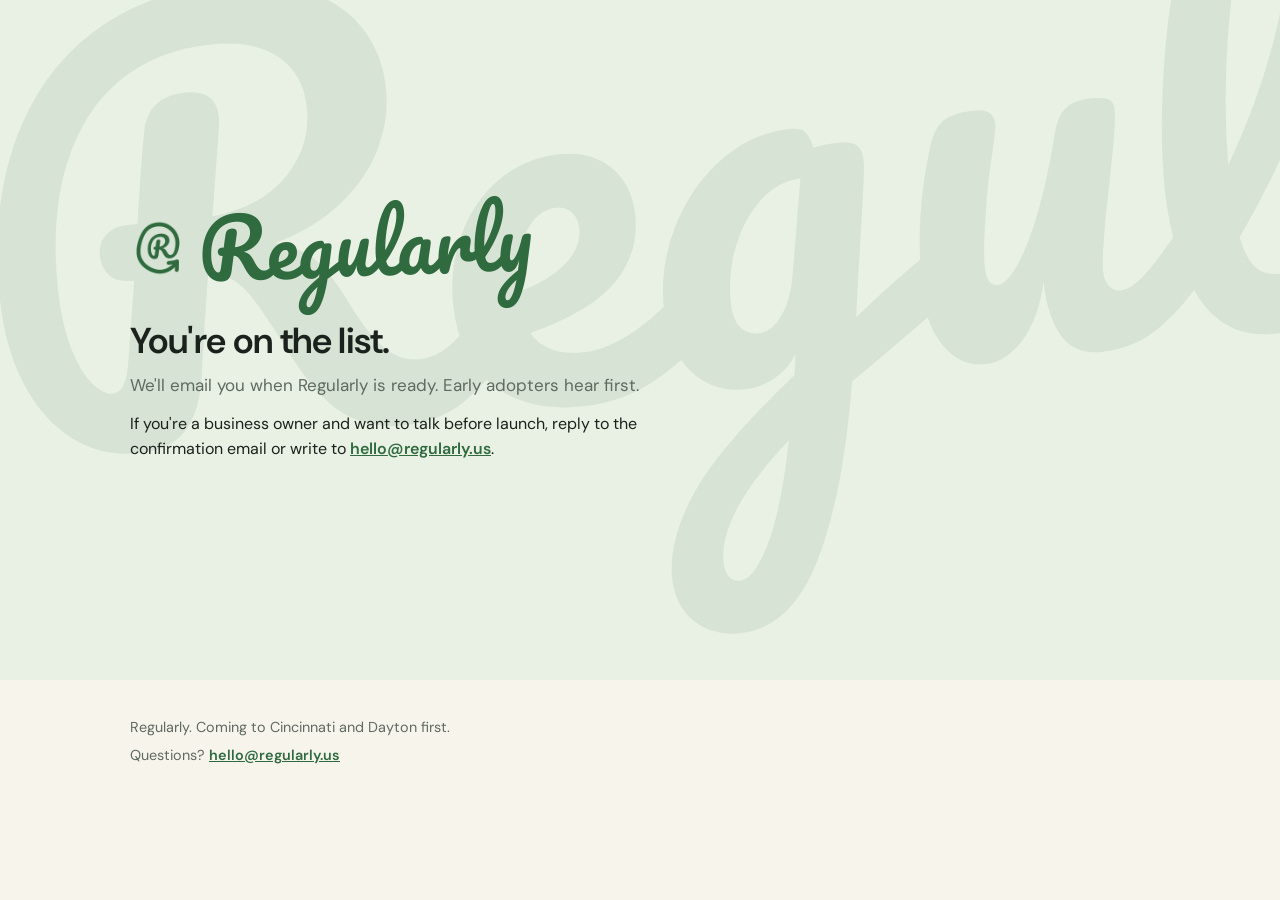
<file: thanks/owners/index.html>
<!DOCTYPE html>
<html lang="en">
<head>
  <meta charset="utf-8">
  <meta name="viewport" content="width=device-width, initial-scale=1, viewport-fit=cover">
  <meta name="color-scheme" content="light">
  <meta name="theme-color" content="#2f6b3f">
  <meta name="format-detection" content="telephone=no">
  <meta name="author" content="Regularly">
  <meta name="geo.region" content="US-OH">
  <meta name="geo.placename" content="Cincinnati, Dayton">
  <link rel="sitemap" type="application/xml" href="/sitemap.xml">
  <link rel="icon" href="/favicon-32.png" type="image/png" sizes="32x32">
  <link rel="icon" href="/logo-mark.png" type="image/png" sizes="512x512">
  <link rel="apple-touch-icon" href="/apple-touch-icon.png">
  <link rel="preconnect" href="https://fonts.googleapis.com">
  <link rel="preconnect" href="https://fonts.gstatic.com" crossorigin>
  <link rel="stylesheet" href="https://fonts.googleapis.com/css2?family=DM+Sans:opsz,wght@9..40,400;9..40,600&family=Pacifico&display=swap">
  <link rel="stylesheet" href="/styles.css">
  <title>You're on the list. Regularly.</title>
  <meta name="description" content="We'll email you when Regularly is ready. Early adopters hear first.">
  <meta name="robots" content="noindex, nofollow">
  <link rel="canonical" href="https://regularly.us/thanks/owners/">
  <meta property="og:type" content="website">
  <meta property="og:site_name" content="Regularly">
  <meta property="og:locale" content="en_US">
  <meta property="og:url" content="https://regularly.us/thanks/owners/">
  <meta property="og:title" content="You're on the list. Regularly.">
  <meta property="og:description" content="We'll email you when Regularly is ready. Early adopters hear first.">
  <meta property="og:image" content="https://regularly.us/og-image.png">
  <meta property="og:image:secure_url" content="https://regularly.us/og-image.png">
  <meta property="og:image:type" content="image/png">
  <meta property="og:image:width" content="1200">
  <meta property="og:image:height" content="630">
  <meta property="og:image:alt" content="Regularly wordmark on a forest green background. Priority for regulars.">
  <meta name="twitter:card" content="summary_large_image">
  <meta name="twitter:title" content="You're on the list. Regularly.">
  <meta name="twitter:description" content="We'll email you when Regularly is ready. Early adopters hear first.">
  <meta name="twitter:image" content="https://regularly.us/og-image.png">
  <meta name="twitter:image:alt" content="Regularly wordmark on a forest green background. Priority for regulars.">
  <!-- Meta Pixel -->
  <script>
    var PIXEL_ID = "4596466333969338";
    if (PIXEL_ID && PIXEL_ID !== "PIXEL_ID_HERE") {
      !function(f,b,e,v,n,t,s){if(f.fbq)return;n=f.fbq=function(){n.callMethod?
      n.callMethod.apply(n,arguments):n.queue.push(arguments)};if(!f._fbq)f._fbq=n;
      n.push=n;n.loaded=!0;n.version='2.0';n.queue=[];t=b.createElement(e);t.async=!0;
      t.src=v;s=b.getElementsByTagName(e)[0];s.parentNode.insertBefore(t,s)}(window,
      document,'script','https://connect.facebook.net/en_US/fbevents.js');
      fbq('init', PIXEL_ID);
      fbq('track', 'PageView', { page: 'thanks-owners', audience: 'owner' });
      fbq('track', 'Lead', { content_name: 'owner', audience: 'owner' });
    }
  </script>
  <noscript><img height="1" width="1" style="display:none" alt="" src="https://www.facebook.com/tr?id=4596466333969338&amp;ev=Lead&amp;noscript=1"></noscript>
</head>
<body data-audience="owner">
<main id="main">
<section class="hero" aria-labelledby="headline">
  <div class="watermark" aria-hidden="true">Regularly</div>
  <div class="hero-inner">
    <div class="intro">
      <a class="brand" href="/regulars/" aria-label="Regularly home">
        <img src="/logo-mark.png" alt="" width="512" height="512" decoding="async">
        <span class="wordmark" aria-hidden="true">Regularly</span>
      </a>
      <h1 id="headline">You're on the list.</h1>
      <p class="sub">We'll email you when Regularly is ready. Early adopters hear first.</p>
      <p class="line">If you're a business owner and want to talk before launch, reply to the confirmation email or write to <a data-mailto="text" href="mailto:hello@regularly.us">hello@regularly.us</a>.</p>
    </div>
  </div>
</section>
</main>

<footer id="footer">
  <p>Regularly. Coming to Cincinnati and Dayton first.</p>
  <p>Questions? <a data-mailto="text" href="mailto:hello@regularly.us">hello@regularly.us</a></p>
</footer>
<script src="/script.js" defer></script>
</body>
</html>
</file>
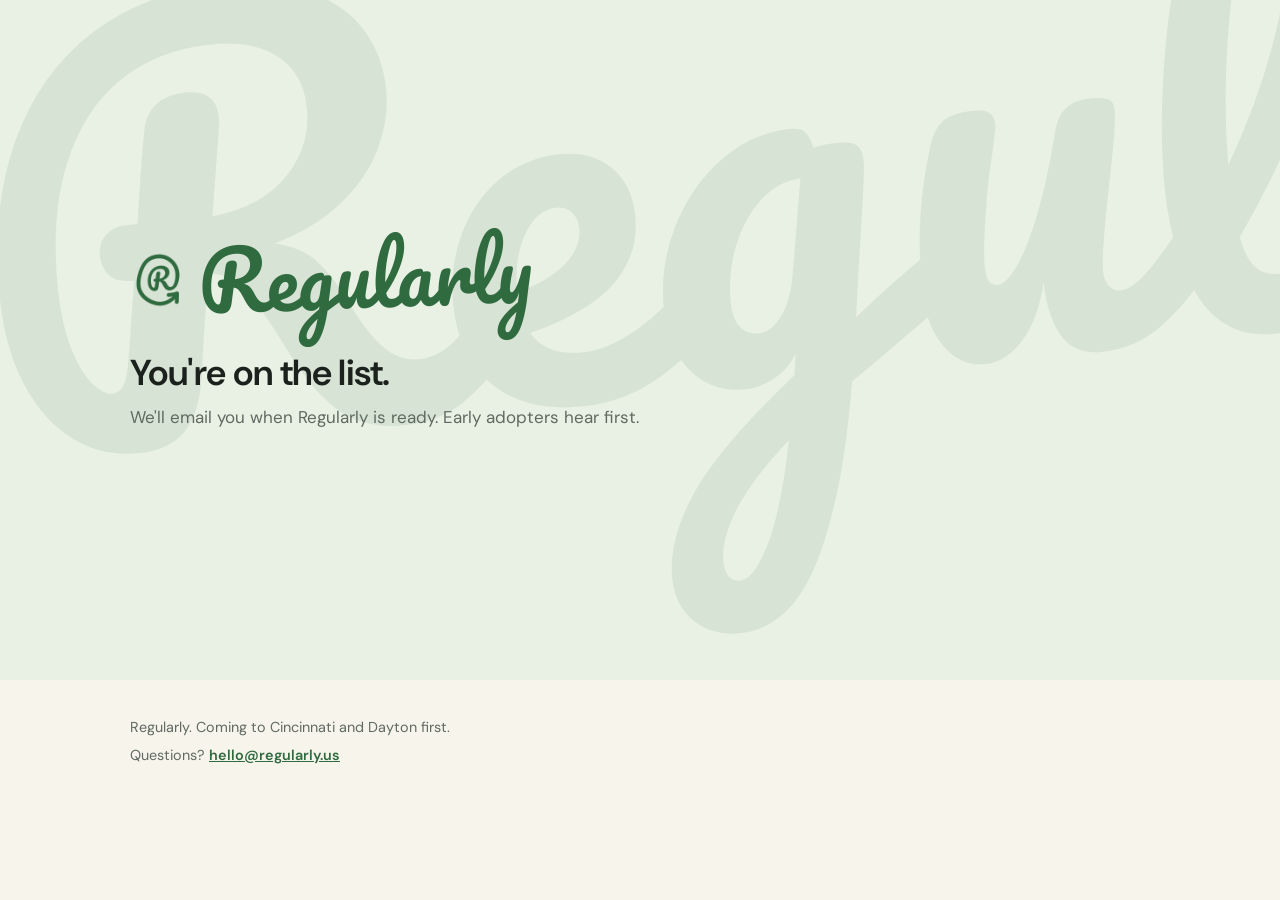
<file: thanks/regulars/index.html>
<!DOCTYPE html>
<html lang="en">
<head>
  <meta charset="utf-8">
  <meta name="viewport" content="width=device-width, initial-scale=1, viewport-fit=cover">
  <meta name="color-scheme" content="light">
  <meta name="theme-color" content="#2f6b3f">
  <meta name="format-detection" content="telephone=no">
  <meta name="author" content="Regularly">
  <meta name="geo.region" content="US-OH">
  <meta name="geo.placename" content="Cincinnati, Dayton">
  <link rel="sitemap" type="application/xml" href="/sitemap.xml">
  <link rel="icon" href="/favicon-32.png" type="image/png" sizes="32x32">
  <link rel="icon" href="/logo-mark.png" type="image/png" sizes="512x512">
  <link rel="apple-touch-icon" href="/apple-touch-icon.png">
  <link rel="preconnect" href="https://fonts.googleapis.com">
  <link rel="preconnect" href="https://fonts.gstatic.com" crossorigin>
  <link rel="stylesheet" href="https://fonts.googleapis.com/css2?family=DM+Sans:opsz,wght@9..40,400;9..40,600&family=Pacifico&display=swap">
  <link rel="stylesheet" href="/styles.css">
  <title>You're on the list. Regularly.</title>
  <meta name="description" content="We'll email you when Regularly is ready. Early adopters hear first.">
  <meta name="robots" content="noindex, nofollow">
  <link rel="canonical" href="https://regularly.us/thanks/regulars/">
  <meta property="og:type" content="website">
  <meta property="og:site_name" content="Regularly">
  <meta property="og:locale" content="en_US">
  <meta property="og:url" content="https://regularly.us/thanks/regulars/">
  <meta property="og:title" content="You're on the list. Regularly.">
  <meta property="og:description" content="We'll email you when Regularly is ready. Early adopters hear first.">
  <meta property="og:image" content="https://regularly.us/og-image.png">
  <meta property="og:image:secure_url" content="https://regularly.us/og-image.png">
  <meta property="og:image:type" content="image/png">
  <meta property="og:image:width" content="1200">
  <meta property="og:image:height" content="630">
  <meta property="og:image:alt" content="Regularly wordmark on a forest green background. Priority for regulars.">
  <meta name="twitter:card" content="summary_large_image">
  <meta name="twitter:title" content="You're on the list. Regularly.">
  <meta name="twitter:description" content="We'll email you when Regularly is ready. Early adopters hear first.">
  <meta name="twitter:image" content="https://regularly.us/og-image.png">
  <meta name="twitter:image:alt" content="Regularly wordmark on a forest green background. Priority for regulars.">
  <!-- Meta Pixel -->
  <script>
    var PIXEL_ID = "4596466333969338";
    if (PIXEL_ID && PIXEL_ID !== "PIXEL_ID_HERE") {
      !function(f,b,e,v,n,t,s){if(f.fbq)return;n=f.fbq=function(){n.callMethod?
      n.callMethod.apply(n,arguments):n.queue.push(arguments)};if(!f._fbq)f._fbq=n;
      n.push=n;n.loaded=!0;n.version='2.0';n.queue=[];t=b.createElement(e);t.async=!0;
      t.src=v;s=b.getElementsByTagName(e)[0];s.parentNode.insertBefore(t,s)}(window,
      document,'script','https://connect.facebook.net/en_US/fbevents.js');
      fbq('init', PIXEL_ID);
      fbq('track', 'PageView', { page: 'thanks-regulars', audience: 'regular' });
      fbq('track', 'Lead', { content_name: 'regular', audience: 'regular' });
    }
  </script>
  <noscript><img height="1" width="1" style="display:none" alt="" src="https://www.facebook.com/tr?id=4596466333969338&amp;ev=Lead&amp;noscript=1"></noscript>
</head>
<body data-audience="regular">
<main id="main">
<section class="hero" aria-labelledby="headline">
  <div class="watermark" aria-hidden="true">Regularly</div>
  <div class="hero-inner">
    <div class="intro">
      <a class="brand" href="/regulars/" aria-label="Regularly home">
        <img src="/logo-mark.png" alt="" width="512" height="512" decoding="async">
        <span class="wordmark" aria-hidden="true">Regularly</span>
      </a>
      <h1 id="headline">You're on the list.</h1>
      <p class="sub">We'll email you when Regularly is ready. Early adopters hear first.</p>

    </div>
  </div>
</section>
</main>

<footer id="footer">
  <p>Regularly. Coming to Cincinnati and Dayton first.</p>
  <p>Questions? <a data-mailto="text" href="mailto:hello@regularly.us">hello@regularly.us</a></p>
</footer>
<script src="/script.js" defer></script>
</body>
</html>
</file>
<file: styles.css>
/* Regularly smoke page. One accent, DM Sans for text, Pacifico for the wordmark only. */

:root {
  --green: #2f6b3f;
  --green-deep: #25552f;
  --green-soft: #e4eee6;
  --tint: #e9f0e4;
  --bg: #f7f4ec;
  --ink: #1b211c;
  --muted: #5f6a61;
  --line: #8f8b7e; /* 3.3:1 on white, meets the 3:1 rule for control borders */
  --card: #ffffff;
  --font: "DM Sans", system-ui, -apple-system, "Segoe UI", Roboto, sans-serif;
  --script: "Pacifico", "Brush Script MT", cursive;
}

* { box-sizing: border-box; }

html {
  -webkit-text-size-adjust: 100%;
  text-size-adjust: 100%;
  overflow-x: hidden;
}

body {
  margin: 0;
  background: var(--bg);
  color: var(--ink);
  font-family: var(--font);
  font-size: 17px;
  line-height: 1.55;
  -webkit-tap-highlight-color: transparent;
  overflow-x: hidden;
}

/* Skip link: visible only when focused */
.skip-link {
  position: absolute;
  top: 8px;
  left: 8px;
  z-index: 10;
  padding: 10px 14px;
  border-radius: 10px;
  background: var(--green);
  color: #fff;
  font-weight: 600;
  text-decoration: none;
  transform: translateY(-200%);
}
.skip-link:focus {
  transform: none;
  outline: 2px solid #fff;
  outline-offset: 2px;
}

/* Hero: tinted band, giant faint wordmark behind, content on top */
.hero {
  position: relative;
  overflow: hidden;
  background: var(--tint);
}
.watermark {
  position: absolute;
  top: -0.05em;
  left: -0.12em;
  z-index: 0;
  font-family: var(--script);
  font-size: clamp(11rem, 42vw, 34rem);
  line-height: 1;
  color: var(--green);
  opacity: 0.09;
  white-space: nowrap;
  transform: rotate(-6deg);
  transform-origin: left top;
  pointer-events: none;
  user-select: none;
}
.hero-inner {
  position: relative;
  z-index: 1;
  max-width: 1100px;
  margin: 0 auto;
  padding: 24px 20px 40px;
  padding-left: max(20px, env(safe-area-inset-left));
  padding-right: max(20px, env(safe-area-inset-right));
  display: grid;
  gap: 26px;
}

/* Brand: mark plus Pacifico wordmark, tilted a touch */
.brand {
  display: inline-flex;
  align-items: center;
  gap: 12px;
  width: max-content;
  color: var(--green);
  text-decoration: none;
}
.brand img {
  width: 40px;
  height: 40px;
  display: block;
}
.wordmark {
  display: inline-block;
  font-family: var(--script);
  font-weight: 400;
  font-size: clamp(2.5rem, 9vw, 5rem);
  line-height: 1.15;
  transform: rotate(-2deg);
  transform-origin: left center;
}

h1 {
  margin: 18px 0 10px;
  font-size: clamp(1.65rem, 6.2vw, 2.25rem);
  font-weight: 600;
  line-height: 1.15;
  letter-spacing: -0.015em;
}
.sub {
  margin: 0;
  font-size: 1.0625rem;
  color: var(--muted);
}

/* Form card */
.card {
  padding: 20px;
  border-radius: 20px;
  background: var(--card);
  box-shadow: 0 24px 50px -32px rgba(27, 33, 28, 0.4);
}

/* Root page before a side is chosen: just the question and two outlined buttons.
   On the first choice the question collapses, the buttons morph into the
   slider track, and the form slides down (see .reveal). */
.pick {
  margin: 0 0 12px;
  font-size: 1.05rem;
  font-weight: 600;
  text-align: center;
}
.reveal {
  display: grid;
  grid-template-rows: 0fr;
  opacity: 0;
  transition: grid-template-rows 0.45s cubic-bezier(0.2, 0.7, 0.2, 1), opacity 0.3s ease;
}
.reveal > div {
  min-height: 0;
  overflow: hidden;
  /* room for focus rings and the button shadow while clipped */
  padding: 6px;
  margin: -6px;
}
.reveal.open {
  grid-template-rows: 1fr;
  opacity: 1;
}
.card-unchosen .toggle {
  margin-bottom: 0;
  padding: 0;
  gap: 12px;
  background: transparent;
}
.toggle.is-settling .toggle-thumb,
.card-unchosen .toggle-thumb { opacity: 0 !important; }
.card-unchosen .toggle button {
  min-height: 52px;
  border-width: 2px;
  border-style: solid;
  border-color: var(--green);
  border-radius: 12px;
  background: var(--card);
  color: var(--green);
  font-size: 0.95rem;
}
.card-unchosen .toggle button:hover {
  background: var(--green);
  color: #fff;
}
@media (max-width: 479px) {
  .card-unchosen .toggle button { font-size: 0.875rem; padding: 6px 6px; }
}
[hidden] { display: none !important; }

/* Audience toggle with a sliding thumb */
.toggle {
  position: relative;
  display: flex;
  gap: 4px;
  padding: 4px;
  margin: 0 0 16px;
  background: #ebe8de;
  border-radius: 999px;
  transition: background-color 0.35s ease, padding 0.35s ease, gap 0.35s ease, margin 0.35s ease;
}
/* The thumb is sized and placed by script.js to match the pressed button,
   so labels of different lengths each get the room they need. */
.toggle-thumb {
  position: absolute;
  top: 4px;
  bottom: 4px;
  left: 0;
  width: 0;
  border-radius: 999px;
  background: var(--green);
  box-shadow: 0 2px 6px rgba(27, 33, 28, 0.18);
  will-change: transform, width;
}
.toggle.is-ready .toggle-thumb {
  transition: transform 0.3s cubic-bezier(0.2, 0.7, 0.2, 1), width 0.3s cubic-bezier(0.2, 0.7, 0.2, 1), opacity 0.2s ease;
}
/* Root page: no side chosen yet, so no thumb until the visitor picks one. */
.toggle[data-selected=""] .toggle-thumb { opacity: 0; }
.toggle button {
  position: relative;
  z-index: 1;
  flex: 1 1 auto;
  min-width: 0;
  min-height: 48px;
  padding: 6px 10px;
  border: 0 solid transparent;
  border-radius: 999px;
  background: transparent;
  color: var(--muted);
  font: inherit;
  font-size: 0.875rem;
  font-weight: 600;
  line-height: 1.2;
  text-align: center;
  cursor: pointer;
  touch-action: manipulation;
  transition: color 0.2s ease, background-color 0.3s ease, border-color 0.3s ease, border-width 0.3s ease, border-radius 0.35s ease, min-height 0.35s ease, font-size 0.3s ease;
}
.toggle button[aria-pressed="true"] { color: #fff; }
.toggle button:focus-visible {
  outline: 2px solid var(--green);
  outline-offset: 2px;
}

/* Copy that swaps when the toggle flips */
[data-copy] { transition: opacity 0.18s ease; }
.is-swapping [data-copy] { opacity: 0; }

/* Fields */
.field {
  display: block;
  margin: 0 0 12px;
}
.field > span {
  display: block;
  margin: 0 0 6px;
  font-size: 0.9rem;
  font-weight: 600;
}
input[type="email"],
input[type="text"] {
  width: 100%;
  min-height: 52px;
  padding: 0 16px;
  border: 1.5px solid var(--line);
  border-radius: 12px;
  background: var(--card);
  color: var(--ink);
  font: inherit;
  font-size: max(16px, 1rem); /* 16px+ stops iOS from zooming the page on focus */
  -webkit-appearance: none;
  appearance: none;
}
input::placeholder { color: #6f7870; opacity: 1; }
input:focus {
  outline: 2px solid var(--green);
  outline-offset: 1px;
  border-color: var(--green);
}
input[aria-invalid="true"] { border-color: #b3261e; }
.error {
  display: block;
  margin: 6px 0 0;
  font-size: 0.85rem;
  font-weight: 600;
  color: #b3261e;
}
.error:empty { display: none; }
.btn {
  width: 100%;
  min-height: 52px;
  margin-top: 4px;
  border: 0;
  border-radius: 12px;
  background: var(--green);
  color: #fff;
  font: inherit;
  font-size: 1.05rem;
  font-weight: 600;
  cursor: pointer;
  touch-action: manipulation;
}
.btn:hover { background: var(--green-deep); }
.btn:focus-visible {
  outline: 2px solid var(--green);
  outline-offset: 3px;
}
.note {
  margin: 12px 0 0;
  font-size: 0.85rem;
  color: var(--muted);
}

/* About: short description under the hero */
.about {
  background: var(--bg);
}
.about-inner {
  max-width: 1100px;
  margin: 0 auto;
  padding: 40px 20px 8px;
  padding-left: max(20px, env(safe-area-inset-left));
  padding-right: max(20px, env(safe-area-inset-right));
}
.about h2 {
  margin: 0 0 10px;
  font-size: 1.4rem;
  font-weight: 600;
  letter-spacing: -0.01em;
}
.about-lead {
  max-width: 62ch;
  margin: 0 0 24px;
  color: var(--muted);
}
.about-cols {
  display: grid;
  gap: 20px;
}
.about-col {
  padding: 18px 20px;
  border-radius: 16px;
  background: var(--green-soft);
}
.about-col h3 {
  margin: 0 0 8px;
  font-size: 1rem;
  font-weight: 600;
  color: var(--green);
}
.about-col ul {
  margin: 0;
  padding-left: 1.1em;
}
.about-col li { margin: 0 0 6px; }
.about-col li:last-child { margin-bottom: 0; }

/* Thanks page */
.line {
  margin: 14px 0 0;
  font-size: 1rem;
}
.line a {
  color: var(--green);
  font-weight: 600;
}

footer {
  max-width: 1100px;
  margin: 0 auto;
  padding: 28px 20px 40px;
  padding-left: max(20px, env(safe-area-inset-left));
  padding-right: max(20px, env(safe-area-inset-right));
  padding-bottom: max(40px, env(safe-area-inset-bottom));
  font-size: 0.9rem;
  color: var(--muted);
}
footer p { margin: 0 0 6px; }
footer a {
  color: var(--green);
  font-weight: 600;
}

/* Utilities */
.hidden { display: none; }
.sr-only {
  position: absolute;
  width: 1px;
  height: 1px;
  margin: -1px;
  padding: 0;
  overflow: hidden;
  clip: rect(0 0 0 0);
  white-space: nowrap;
  border: 0;
}

@media (min-width: 900px) {
  body { font-size: 18px; }
  .hero-inner {
    grid-template-columns: 1.15fr 1fr;
    align-items: center;
    gap: 64px;
    min-height: min(78vh, 680px);
    padding: 64px 40px 80px;
  }
  .brand img { width: 56px; height: 56px; }
  h1 { margin-top: 26px; }
  .card { padding: 28px; }
  .toggle button { font-size: 0.95rem; }
  .about-inner { padding: 56px 40px 16px; }
  .about h2 { font-size: 1.6rem; }
  .about-cols { grid-template-columns: 1fr 1fr; gap: 24px; }
  .about-col { padding: 22px 24px; }
  footer { padding: 36px 40px 56px; }
}

@media (prefers-reduced-motion: reduce) {
  .toggle-thumb, .toggle button, [data-copy] { transition: none; }
}
</file>
